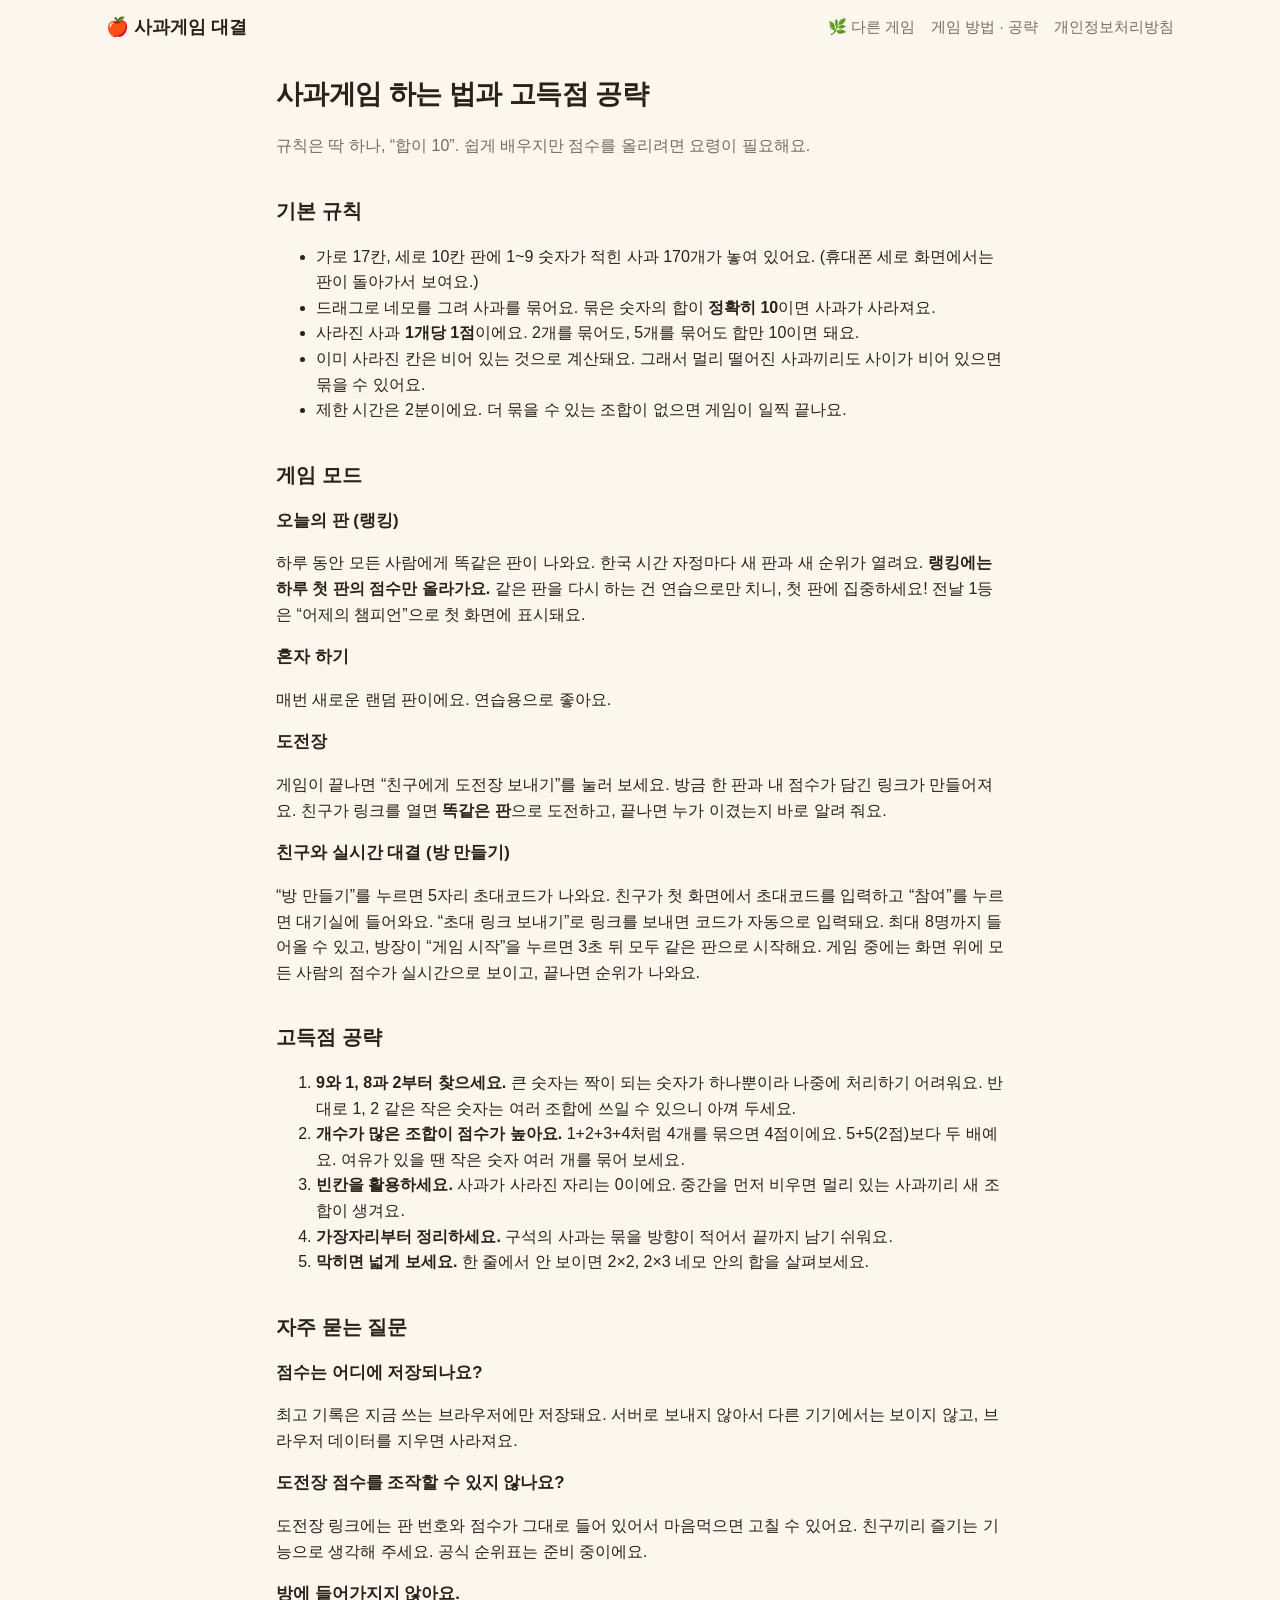
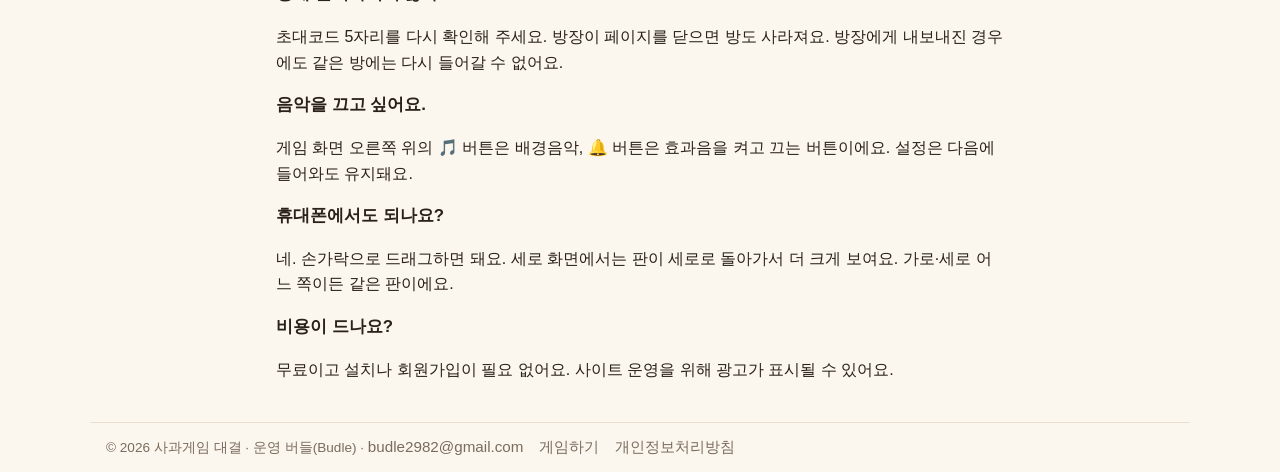
<file: guide.html>
<!doctype html>
<html lang="ko">
<head>
<meta charset="utf-8">
<meta name="viewport" content="width=device-width, initial-scale=1">
<title>사과게임 하는 법 · 고득점 공략 · FAQ | 사과게임 대결</title>
<meta name="description" content="사과게임 규칙과 점수 계산, 100점 넘기는 공략, 친구에게 도전장 보내는 방법까지 정리했습니다.">
<link rel="canonical" href="https://bbdddd0706.github.io/apple-game/guide.html">
<link rel="stylesheet" href="style.css">
</head>
<body>
<header class="site">
  <a class="logo" href="./">🍎 사과게임 대결</a>
  <nav><a href="../">🌿 다른 게임</a><a href="guide.html">게임 방법 · 공략</a><a href="privacy.html">개인정보처리방침</a></nav>
</header>

<main class="prose">
  <h1>사과게임 하는 법과 고득점 공략</h1>
  <p class="lead">규칙은 딱 하나, “합이 10”. 쉽게 배우지만 점수를 올리려면 요령이 필요해요.</p>

  <h2>기본 규칙</h2>
  <ul>
    <li>가로 17칸, 세로 10칸 판에 1~9 숫자가 적힌 사과 170개가 놓여 있어요. (휴대폰 세로 화면에서는 판이 돌아가서 보여요.)</li>
    <li>드래그로 네모를 그려 사과를 묶어요. 묶은 숫자의 합이 <strong>정확히 10</strong>이면 사과가 사라져요.</li>
    <li>사라진 사과 <strong>1개당 1점</strong>이에요. 2개를 묶어도, 5개를 묶어도 합만 10이면 돼요.</li>
    <li>이미 사라진 칸은 비어 있는 것으로 계산돼요. 그래서 멀리 떨어진 사과끼리도 사이가 비어 있으면 묶을 수 있어요.</li>
    <li>제한 시간은 2분이에요. 더 묶을 수 있는 조합이 없으면 게임이 일찍 끝나요.</li>
  </ul>

  <h2>게임 모드</h2>
  <h3>오늘의 판 (랭킹)</h3>
  <p>하루 동안 모든 사람에게 똑같은 판이 나와요. 한국 시간 자정마다 새 판과 새 순위가 열려요. <strong>랭킹에는 하루 첫 판의 점수만 올라가요.</strong> 같은 판을 다시 하는 건 연습으로만 치니, 첫 판에 집중하세요! 전날 1등은 “어제의 챔피언”으로 첫 화면에 표시돼요.</p>
  <h3>혼자 하기</h3>
  <p>매번 새로운 랜덤 판이에요. 연습용으로 좋아요.</p>
  <h3>도전장</h3>
  <p>게임이 끝나면 “친구에게 도전장 보내기”를 눌러 보세요. 방금 한 판과 내 점수가 담긴 링크가 만들어져요. 친구가 링크를 열면 <strong>똑같은 판</strong>으로 도전하고, 끝나면 누가 이겼는지 바로 알려 줘요.</p>

  <h3>친구와 실시간 대결 (방 만들기)</h3>
  <p>“방 만들기”를 누르면 5자리 초대코드가 나와요. 친구가 첫 화면에서 초대코드를 입력하고 “참여”를 누르면 대기실에 들어와요. “초대 링크 보내기”로 링크를 보내면 코드가 자동으로 입력돼요. 최대 8명까지 들어올 수 있고, 방장이 “게임 시작”을 누르면 3초 뒤 모두 같은 판으로 시작해요. 게임 중에는 화면 위에 모든 사람의 점수가 실시간으로 보이고, 끝나면 순위가 나와요.</p>

  <h2>고득점 공략</h2>
  <ol>
    <li><strong>9와 1, 8과 2부터 찾으세요.</strong> 큰 숫자는 짝이 되는 숫자가 하나뿐이라 나중에 처리하기 어려워요. 반대로 1, 2 같은 작은 숫자는 여러 조합에 쓰일 수 있으니 아껴 두세요.</li>
    <li><strong>개수가 많은 조합이 점수가 높아요.</strong> 1+2+3+4처럼 4개를 묶으면 4점이에요. 5+5(2점)보다 두 배예요. 여유가 있을 땐 작은 숫자 여러 개를 묶어 보세요.</li>
    <li><strong>빈칸을 활용하세요.</strong> 사과가 사라진 자리는 0이에요. 중간을 먼저 비우면 멀리 있는 사과끼리 새 조합이 생겨요.</li>
    <li><strong>가장자리부터 정리하세요.</strong> 구석의 사과는 묶을 방향이 적어서 끝까지 남기 쉬워요.</li>
    <li><strong>막히면 넓게 보세요.</strong> 한 줄에서 안 보이면 2×2, 2×3 네모 안의 합을 살펴보세요.</li>
  </ol>

  <h2>자주 묻는 질문</h2>
  <h3>점수는 어디에 저장되나요?</h3>
  <p>최고 기록은 지금 쓰는 브라우저에만 저장돼요. 서버로 보내지 않아서 다른 기기에서는 보이지 않고, 브라우저 데이터를 지우면 사라져요.</p>
  <h3>도전장 점수를 조작할 수 있지 않나요?</h3>
  <p>도전장 링크에는 판 번호와 점수가 그대로 들어 있어서 마음먹으면 고칠 수 있어요. 친구끼리 즐기는 기능으로 생각해 주세요. 공식 순위표는 준비 중이에요.</p>
  <h3>방에 들어가지지 않아요.</h3>
  <p>초대코드 5자리를 다시 확인해 주세요. 방장이 페이지를 닫으면 방도 사라져요. 방장에게 내보내진 경우에도 같은 방에는 다시 들어갈 수 없어요.</p>
  <h3>음악을 끄고 싶어요.</h3>
  <p>게임 화면 오른쪽 위의 🎵 버튼은 배경음악, 🔔 버튼은 효과음을 켜고 끄는 버튼이에요. 설정은 다음에 들어와도 유지돼요.</p>
  <h3>휴대폰에서도 되나요?</h3>
  <p>네. 손가락으로 드래그하면 돼요. 세로 화면에서는 판이 세로로 돌아가서 더 크게 보여요. 가로·세로 어느 쪽이든 같은 판이에요.</p>
  <h3>비용이 드나요?</h3>
  <p>무료이고 설치나 회원가입이 필요 없어요. 사이트 운영을 위해 광고가 표시될 수 있어요.</p>
</main>

<footer class="site">
  <span>© 2026 사과게임 대결 · 운영 버들(Budle) · <a href="mailto:budle2982@gmail.com">budle2982@gmail.com</a></span>
  <a href="./">게임하기</a>
  <a href="privacy.html">개인정보처리방침</a>
</footer>
</body>
</html>
</file>
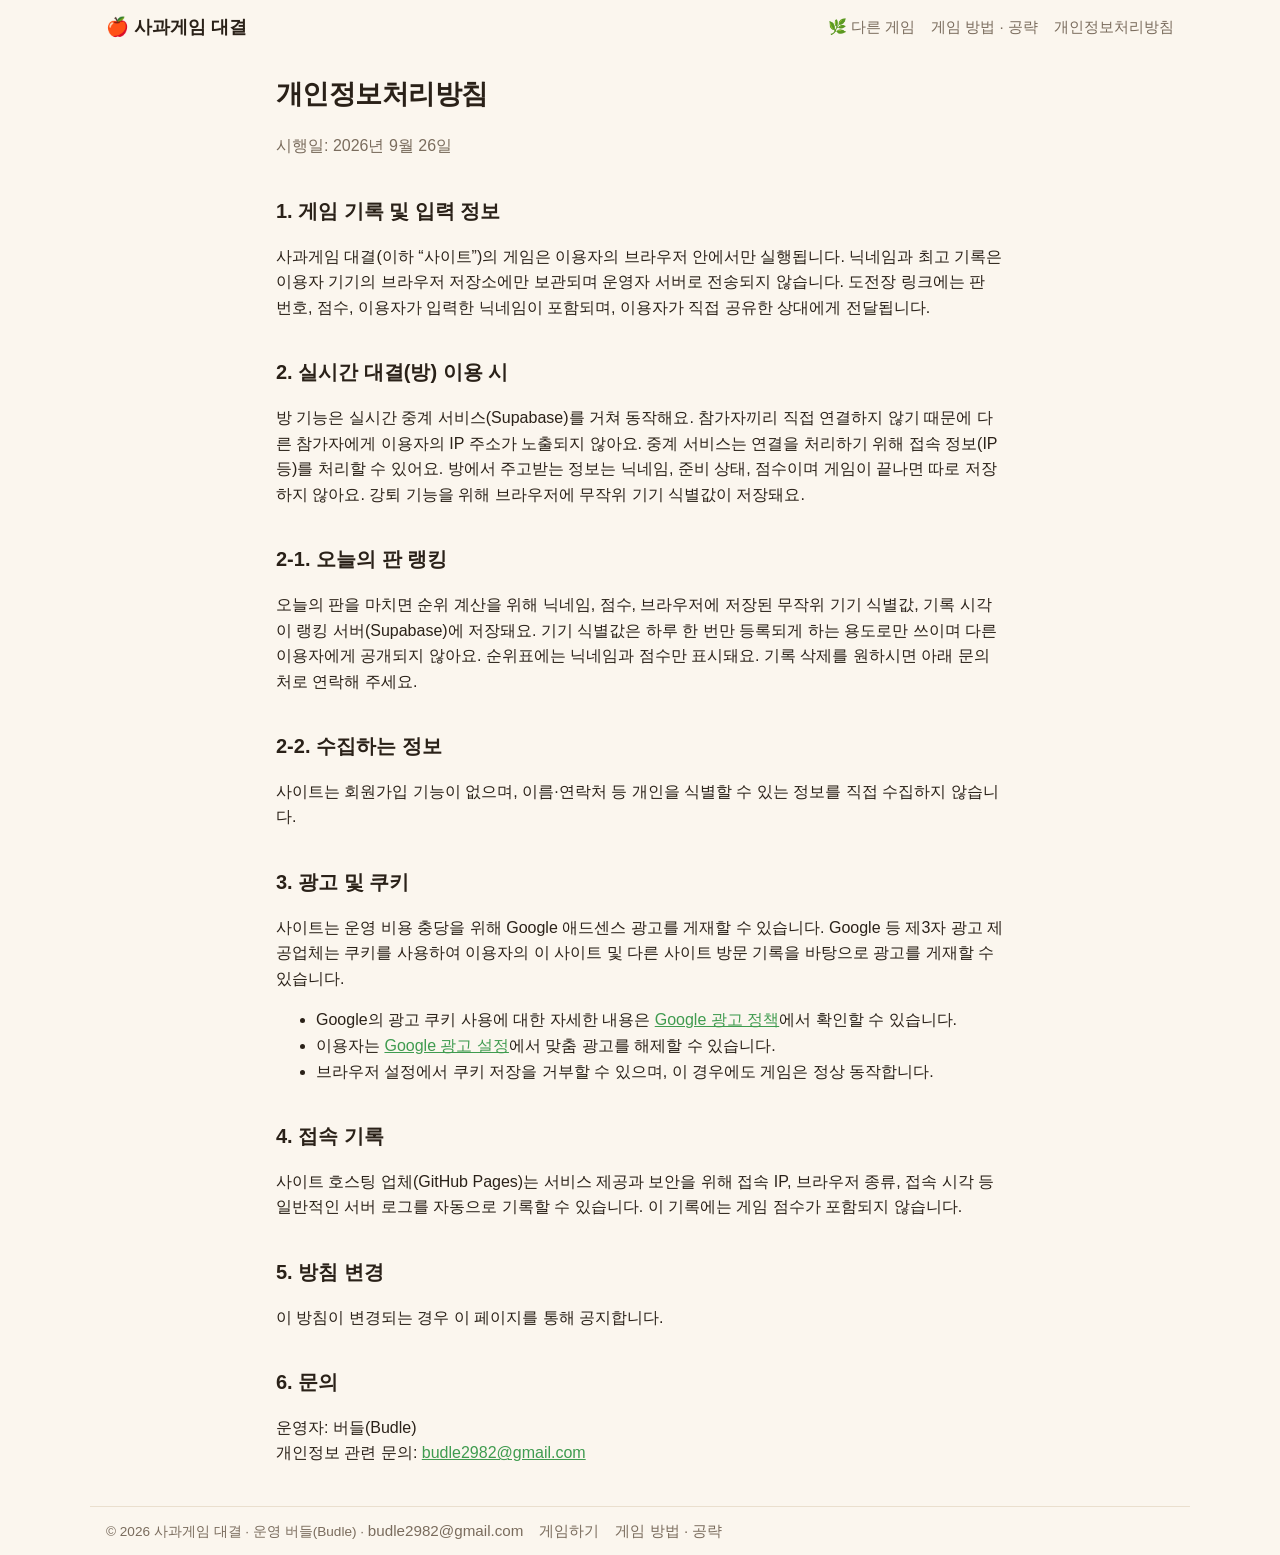
<file: privacy.html>
<!doctype html>
<html lang="ko">
<head>
<meta charset="utf-8">
<meta name="viewport" content="width=device-width, initial-scale=1">
<title>개인정보처리방침 | 사과게임 대결</title>
<meta name="description" content="사과게임 대결 개인정보처리방침. 게임 기록은 서버로 전송되지 않습니다.">
<link rel="canonical" href="https://bbdddd0706.github.io/apple-game/privacy.html">
<link rel="stylesheet" href="style.css">
</head>
<body>
<header class="site">
  <a class="logo" href="./">🍎 사과게임 대결</a>
  <nav><a href="../">🌿 다른 게임</a><a href="guide.html">게임 방법 · 공략</a><a href="privacy.html">개인정보처리방침</a></nav>
</header>

<main class="prose">
  <h1>개인정보처리방침</h1>
  <p class="lead">시행일: 2026년 9월 26일</p>

  <h2>1. 게임 기록 및 입력 정보</h2>
  <p>사과게임 대결(이하 “사이트”)의 게임은 이용자의 브라우저 안에서만 실행됩니다. 닉네임과 최고 기록은 이용자 기기의 브라우저 저장소에만 보관되며 운영자 서버로 전송되지 않습니다. 도전장 링크에는 판 번호, 점수, 이용자가 입력한 닉네임이 포함되며, 이용자가 직접 공유한 상대에게 전달됩니다.</p>

  <h2>2. 실시간 대결(방) 이용 시</h2>
  <p>방 기능은 실시간 중계 서비스(Supabase)를 거쳐 동작해요. 참가자끼리 직접 연결하지 않기 때문에 다른 참가자에게 이용자의 IP 주소가 노출되지 않아요. 중계 서비스는 연결을 처리하기 위해 접속 정보(IP 등)를 처리할 수 있어요. 방에서 주고받는 정보는 닉네임, 준비 상태, 점수이며 게임이 끝나면 따로 저장하지 않아요. 강퇴 기능을 위해 브라우저에 무작위 기기 식별값이 저장돼요.</p>

  <h2>2-1. 오늘의 판 랭킹</h2>
  <p>오늘의 판을 마치면 순위 계산을 위해 닉네임, 점수, 브라우저에 저장된 무작위 기기 식별값, 기록 시각이 랭킹 서버(Supabase)에 저장돼요. 기기 식별값은 하루 한 번만 등록되게 하는 용도로만 쓰이며 다른 이용자에게 공개되지 않아요. 순위표에는 닉네임과 점수만 표시돼요. 기록 삭제를 원하시면 아래 문의처로 연락해 주세요.</p>

  <h2>2-2. 수집하는 정보</h2>
  <p>사이트는 회원가입 기능이 없으며, 이름·연락처 등 개인을 식별할 수 있는 정보를 직접 수집하지 않습니다.</p>

  <h2>3. 광고 및 쿠키</h2>
  <p>사이트는 운영 비용 충당을 위해 Google 애드센스 광고를 게재할 수 있습니다. Google 등 제3자 광고 제공업체는 쿠키를 사용하여 이용자의 이 사이트 및 다른 사이트 방문 기록을 바탕으로 광고를 게재할 수 있습니다.</p>
  <ul>
    <li>Google의 광고 쿠키 사용에 대한 자세한 내용은 <a href="https://policies.google.com/technologies/ads?hl=ko" rel="noopener">Google 광고 정책</a>에서 확인할 수 있습니다.</li>
    <li>이용자는 <a href="https://adssettings.google.com/" rel="noopener">Google 광고 설정</a>에서 맞춤 광고를 해제할 수 있습니다.</li>
    <li>브라우저 설정에서 쿠키 저장을 거부할 수 있으며, 이 경우에도 게임은 정상 동작합니다.</li>
  </ul>

  <h2>4. 접속 기록</h2>
  <p>사이트 호스팅 업체(GitHub Pages)는 서비스 제공과 보안을 위해 접속 IP, 브라우저 종류, 접속 시각 등 일반적인 서버 로그를 자동으로 기록할 수 있습니다. 이 기록에는 게임 점수가 포함되지 않습니다.</p>

  <h2>5. 방침 변경</h2>
  <p>이 방침이 변경되는 경우 이 페이지를 통해 공지합니다.</p>

  <h2>6. 문의</h2>
  <p>운영자: 버들(Budle)<br>개인정보 관련 문의: <a href="mailto:budle2982@gmail.com">budle2982@gmail.com</a></p>
</main>

<footer class="site">
  <span>© 2026 사과게임 대결 · 운영 버들(Budle) · <a href="mailto:budle2982@gmail.com">budle2982@gmail.com</a></span>
  <a href="./">게임하기</a>
  <a href="guide.html">게임 방법 · 공략</a>
</footer>
</body>
</html>
</file>
<file: style.css>
:root {
  --bg: #fbf6ee;
  --card: #ffffff;
  --text: #2a2118;
  --muted: #7a6c5d;
  --line: #eadfce;
  --board: #e8f3df;
  --board-line: #cfe4bf;
  --accent: #e2483d;
  --accent-2: #3f9b4f;
  --select: rgba(63, 155, 79, .18);
  --select-ok: rgba(226, 72, 61, .22);
}
@media (prefers-color-scheme: dark) {
  :root:not([data-theme="light"]) {
    --bg: #17140f;
    --card: #221d16;
    --text: #f1e9dd;
    --muted: #a8998a;
    --line: #372f25;
    --board: #1e2a1b;
    --board-line: #2c3e27;
    --accent: #f0625a;
    --accent-2: #5cbf6c;
    --select: rgba(92, 191, 108, .2);
    --select-ok: rgba(240, 98, 90, .28);
  }
}
* { box-sizing: border-box; }
[hidden] { display: none !important; }
html, body { margin: 0; }
body {
  background: var(--bg);
  color: var(--text);
  font-family: "Pretendard", -apple-system, "Apple SD Gothic Neo", "Malgun Gothic", sans-serif;
  line-height: 1.6;
}
a { color: var(--accent-2); }
header.site, footer.site {
  max-width: 1100px; margin: 0 auto; padding: 12px 16px;
  display: flex; gap: 16px; align-items: center; flex-wrap: wrap;
}
header.site .logo { font-weight: 800; font-size: 1.15rem; color: var(--text); text-decoration: none; margin-right: auto; }
header.site nav { display: flex; gap: 16px; }
header.site nav a, footer.site a { color: var(--muted); text-decoration: none; font-size: .95rem; }
footer.site { color: var(--muted); font-size: .85rem; border-top: 1px solid var(--line); margin-top: 40px; }
main { max-width: 1100px; margin: 0 auto; padding: 0 16px; }
.prose { max-width: 760px; }
.prose h1 { font-size: 1.7rem; letter-spacing: -0.02em; }
.prose h2 { margin-top: 36px; font-size: 1.25rem; }
.prose h3 { font-size: 1.05rem; margin-bottom: 4px; }
.lead { color: var(--muted); }
button {
  font: inherit; cursor: pointer; border-radius: 12px; border: 1px solid var(--line);
  background: var(--card); color: var(--text); padding: 12px 18px; font-weight: 700;
}
button.primary { background: var(--accent); border-color: var(--accent); color: #fff; }
button.green { background: var(--accent-2); border-color: var(--accent-2); color: #fff; }
button:active { transform: translateY(1px); }
</file>
